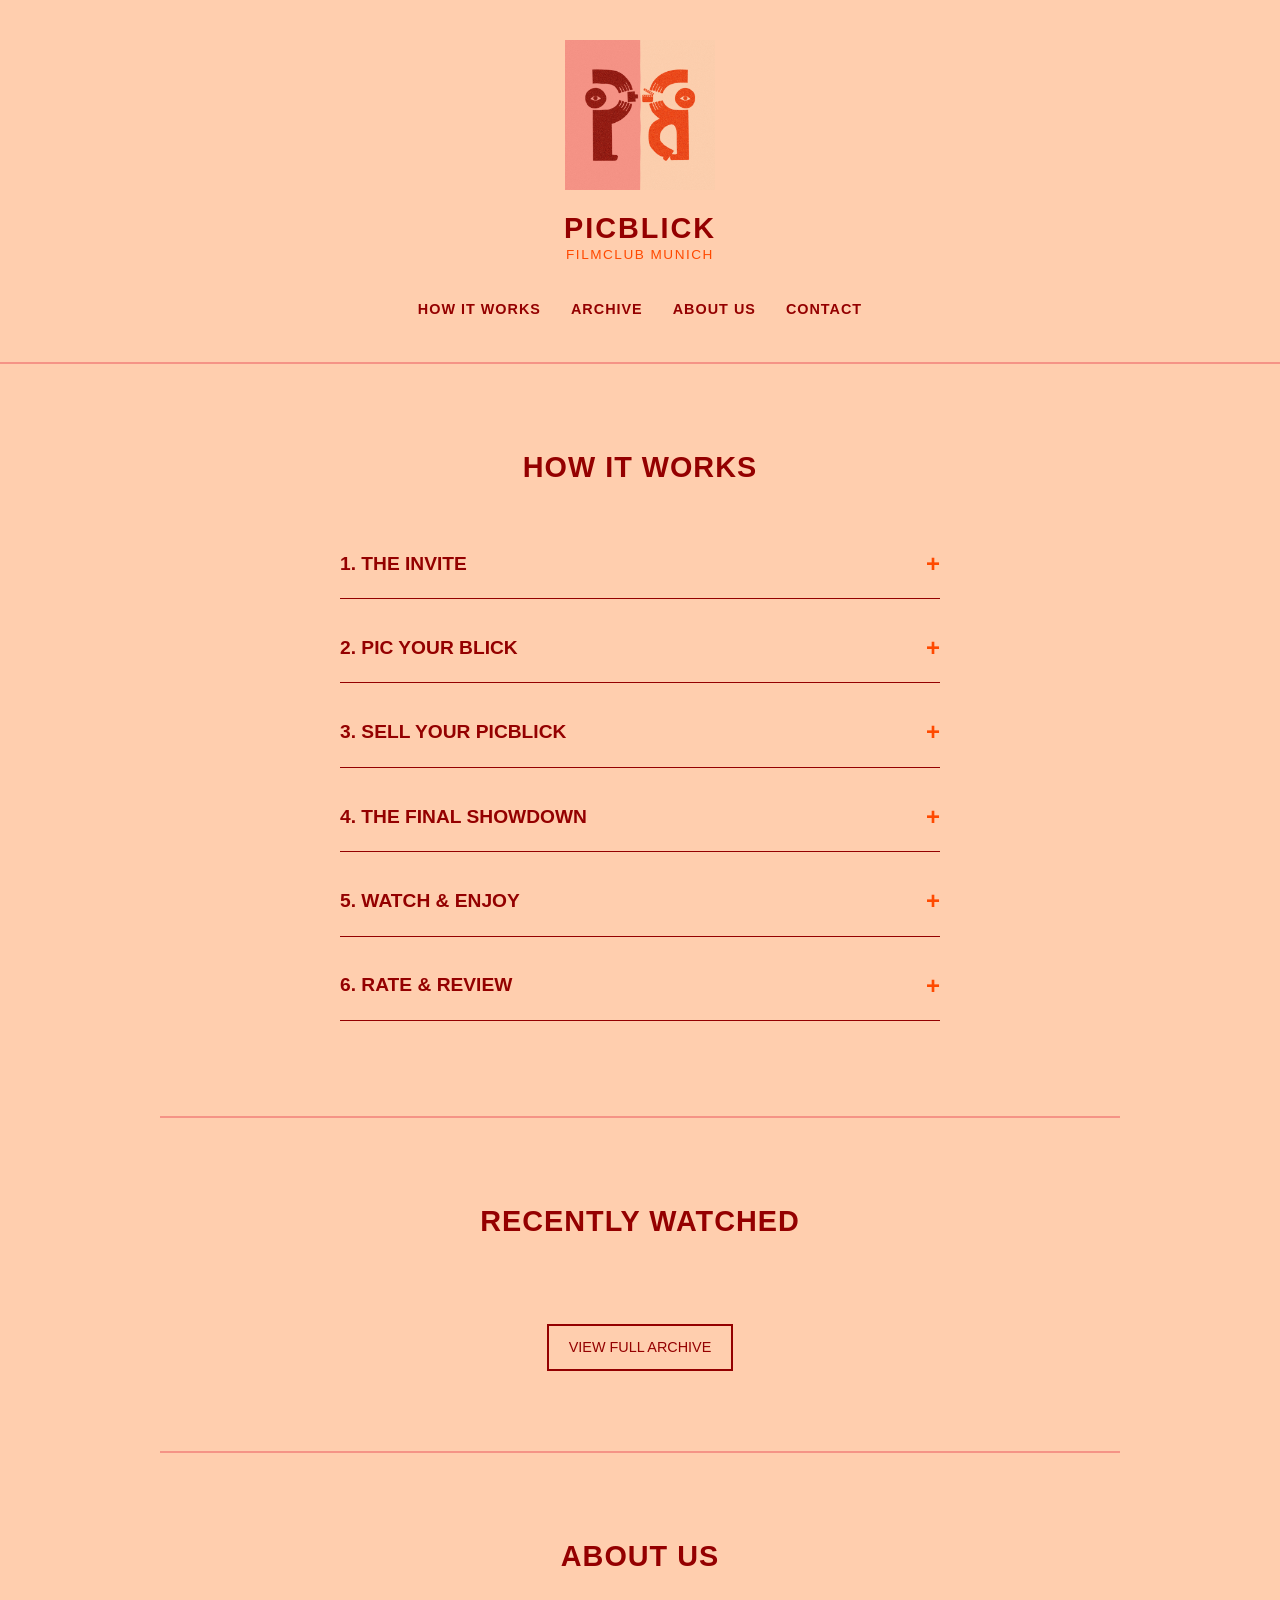
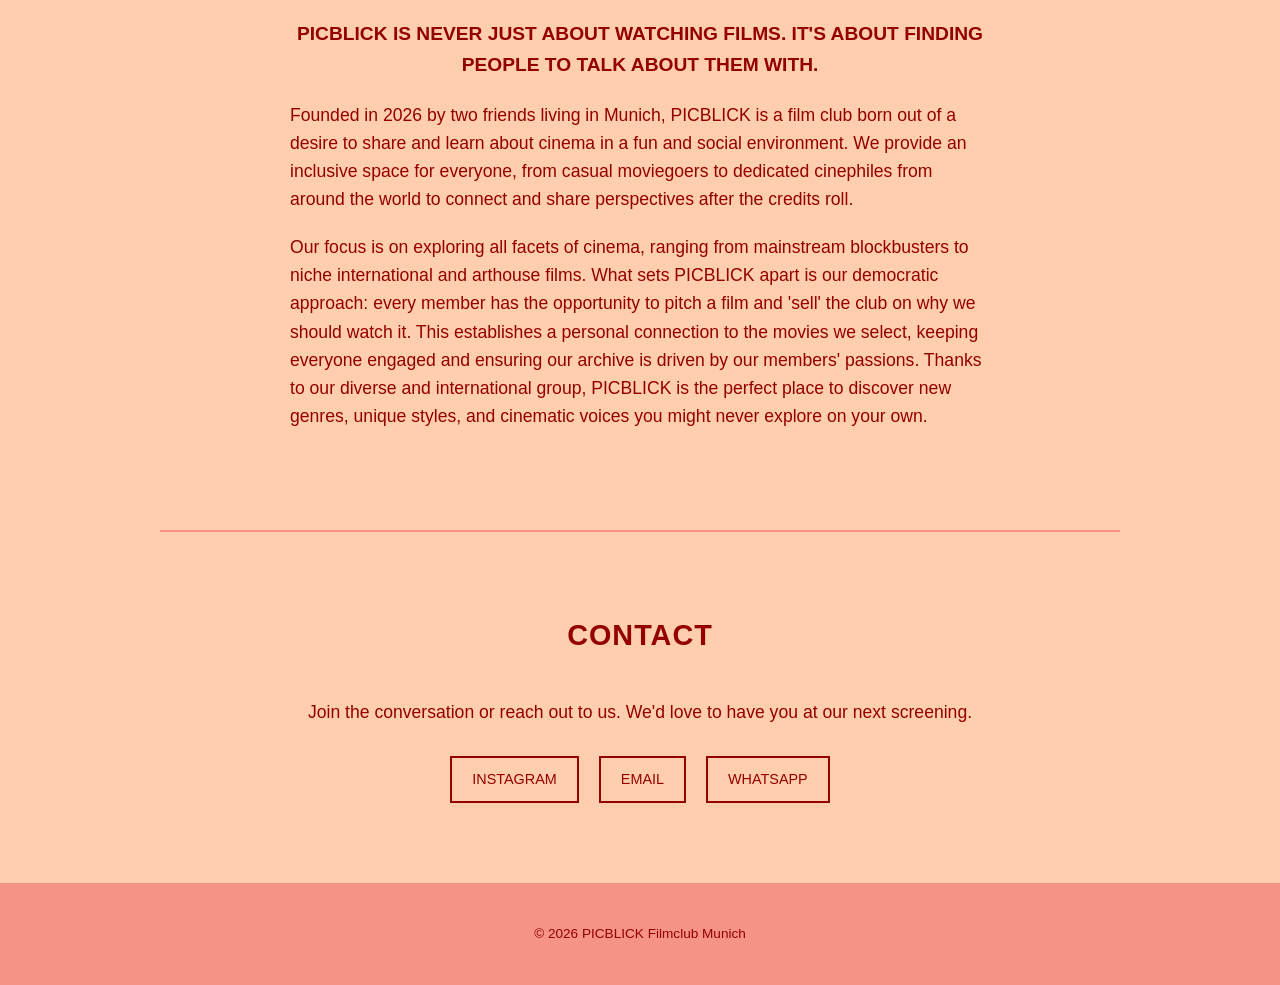
<file: index.html>
<!DOCTYPE html>
<html lang="en">
<head>
    <meta charset="UTF-8">
    <meta name="viewport" content="width=device-width, initial-scale=1.0">
    <title>PICBLICK Filmclub</title>
    <link rel="icon" href="logo.jpg">
    <link rel="stylesheet" href="style.css">
</head>
<body>

    <header>
        <nav>
            <div class="logo-container">
                <img src="logo.jpg" alt="PICBLICK Logo" class="logo">
                <div class="site-title">
                    <h1>PICBLICK</h1>
                    <h2>FILMCLUB MUNICH</h2>
                </div>
            </div>
            <ul class="nav-links">
                <li><a href="#how-it-works">How It Works</a></li>
                <li><a href="#filmarchive">Archive</a></li>
                <li><a href="#about">About Us</a></li>
                <li><a href="#contact">Contact</a></li>
            </ul>
        </nav>
    </header>

    <main>
        <section id="how-it-works" class="section">
            <h2>How It Works</h2>
            <div class="steps-container">
                
                <details class="step">
                    <summary>1. The Invite</summary>
                    <p>Join our <a href="https://chat.whatsapp.com/KHkDDBHktFyG7kbbGas5IM?mode=gi_t" target="_blank">WhatsApp group</a> to get notified about upcoming film days and stay in the loop.</p>
                </details>

                <details class="step">
                    <summary>2. Pic your Blick</summary>
                    <p>A week before we meet, submit one of your favs or a film you really want to watch. 1 entry max per person and 10 movies total, so be fast to submit! We'll handle the logistics of renting or finding the stream.</p>
                </details>

                <details class="step">
                    <summary>3. Sell Your Picblick</summary>
                    <p>On event day, everyone who submitted a film gets exactly one minute to pitch the club on why their movie deserves the screen.</p>
                </details>

                <details class="step">
                    <summary>4. The Final Showdown</summary>
                    <p>We vote the list down to the top 2 films. The final two members go head-to-head with one last 1-minute pitch to secure the win.</p>
                </details>

                <details class="step">
                    <summary>5. Watch & Enjoy</summary>
                    <p>The winning film is crowned, the lights go down, and the movie starts.</p>
                </details>

                <details class="step">
                    <summary>6. Rate & Review</summary>
                    <p>After the credits roll, we discuss the film as a group and assign it a final, official PICBLICK cumulative rating to enter into the archive.</p>
                </details>

            </div>
        </section>

       <section id="filmarchive" class="section">
            <h2>Recently Watched</h2>
            
            <div class="grid-container" id="movie-grid">
                </div>

            <div class="center-text" style="margin-top: 40px;">
                <div class="contact-links">
                    <a href="archive.html">View Full Archive</a>
                </div>
            </div>
        </section>

        <section id="about" class="section">
            <h2>About Us</h2>
            <div class="text-content">
                <p class="intro-bold"> PICBLICK is never just about watching films. It's about finding people to talk about them with. </p>
                <p>Founded in 2026 by two friends living in Munich, PICBLICK is a film club born out of a desire to share and learn about cinema in a fun and social environment. We provide an inclusive space for everyone, from casual moviegoers to dedicated cinephiles from around the world to connect and share perspectives after the credits roll. </p>
                <p>Our focus is on exploring all facets of cinema, ranging from mainstream blockbusters to niche international and arthouse films. What sets PICBLICK apart is our democratic approach: every member has the opportunity to pitch a film and 'sell' the club on why we should watch it. This establishes a personal connection to the movies we select, keeping everyone engaged and ensuring our archive is driven by our members' passions. Thanks to our diverse and international group, PICBLICK is the perfect place to discover new genres, unique styles, and cinematic voices you might never explore on your own.</p>
            </div>
        </section>

        <section id="contact" class="section">
            <h2>Contact</h2>
            <div class="text-content center-text">
                <p>Join the conversation or reach out to us. We'd love to have you at our next screening.</p>
                <div class="contact-links">
                    <a href="https://instagram.com/picblickfilmclub" target="_blank">Instagram</a>
                    <a href="mailto:picblickfilmclub@gmail.com">Email</a>
                    <a href="https://chat.whatsapp.com/KHkDDBHktFyG7kbbGas5IM?mode=gi_t" target="_blank">WhatsApp</a>
                </div>
            </div>
        </section>
    </main>
    </main>

    <footer>
        <p>&copy; 2026 PICBLICK Filmclub Munich</p>
    </footer>

    <script>
        // --- PUT YOUR TMDB API KEY HERE ---
        const TMDB_API_KEY = 'd668617bc36509c65b03d5f395f1cf01';

        // --- ADD YOUR MOVIES HERE ---
        const movieArchive = [
            { title: "Drive", year: "2012", rating: "3.28/5", event: "", date: "26.08.2024" },
            { title: "Taste of Cherry", year: "1997", rating: "3.27/5", event: "", date: "16.11.2024" },
            { title: "Fargo", year: "1996", rating: "3.68/5", event: "Winter Special", date: "09.12.2024" }, 
            { title: "The Motorcycle Diaries", year: "2004", rating: "4.75/5", event: "Vacation/Trip Special", date: "09.03.2025" },
            { title: "Companion", year: "2025", rating: "3.00/5", event: "Horror Special", date: "11.04.2025" },
            { title: "Taipei Story", year: "1985", rating: "3.57/5", event: "", date: "20.09.2025" }
        ];

        let loadedMovies = []; 
        const grid = document.getElementById('movie-grid');

        function parseDate(dateStr) {
            const [day, month, year] = dateStr.split('.');
            return new Date(`${year}-${month}-${day}`).getTime();
        }

        async function fetchMoviesData() {
            for (const movie of movieArchive) {
                try {
                    const response = await fetch(`https://api.themoviedb.org/3/search/movie?api_key=${TMDB_API_KEY}&query=${encodeURIComponent(movie.title)}&year=${movie.year}`);
                    const data = await response.json();
                    
                    let posterUrl = 'placeholder.jpg';
                    if (data.results && data.results.length > 0 && data.results[0].poster_path) {
                        posterUrl = `https://image.tmdb.org/t/p/original${data.results[0].poster_path}`;
                    }

                    loadedMovies.push({ ...movie, posterUrl });
                } catch (error) {
                    console.error('Error fetching data for', movie.title, error);
                }
            }
            
            // Automatically sort by newest date
            loadedMovies.sort((a, b) => parseDate(b.date) - parseDate(a.date));
            
            // Slice the array to only keep the first 3 movies
            const top3Movies = loadedMovies.slice(0, 3);
            renderGrid(top3Movies);
        }

        function renderGrid(moviesToRender) {
            grid.innerHTML = ''; 
            
            moviesToRender.forEach(movie => {
                let dateAndEventHTML = `<p class="movie-date">${movie.date}</p>`;
                if (movie.event) {
                    dateAndEventHTML = `<p class="movie-date"><span class="event-title">${movie.event}</span> &mdash; ${movie.date}</p>`;
                }

                const movieHTML = `
                    <div class="movie-item">
                        <img src="${movie.posterUrl}" alt="${movie.title} Poster" class="poster">
                        <h3>${movie.title}</h3>
                        <div class="rating">${movie.rating}</div>
                        ${dateAndEventHTML}
                    </div>
                `;
                grid.insertAdjacentHTML('beforeend', movieHTML);
            });
        }

        fetchMoviesData();
    </script>
</body>
</html>
</file>
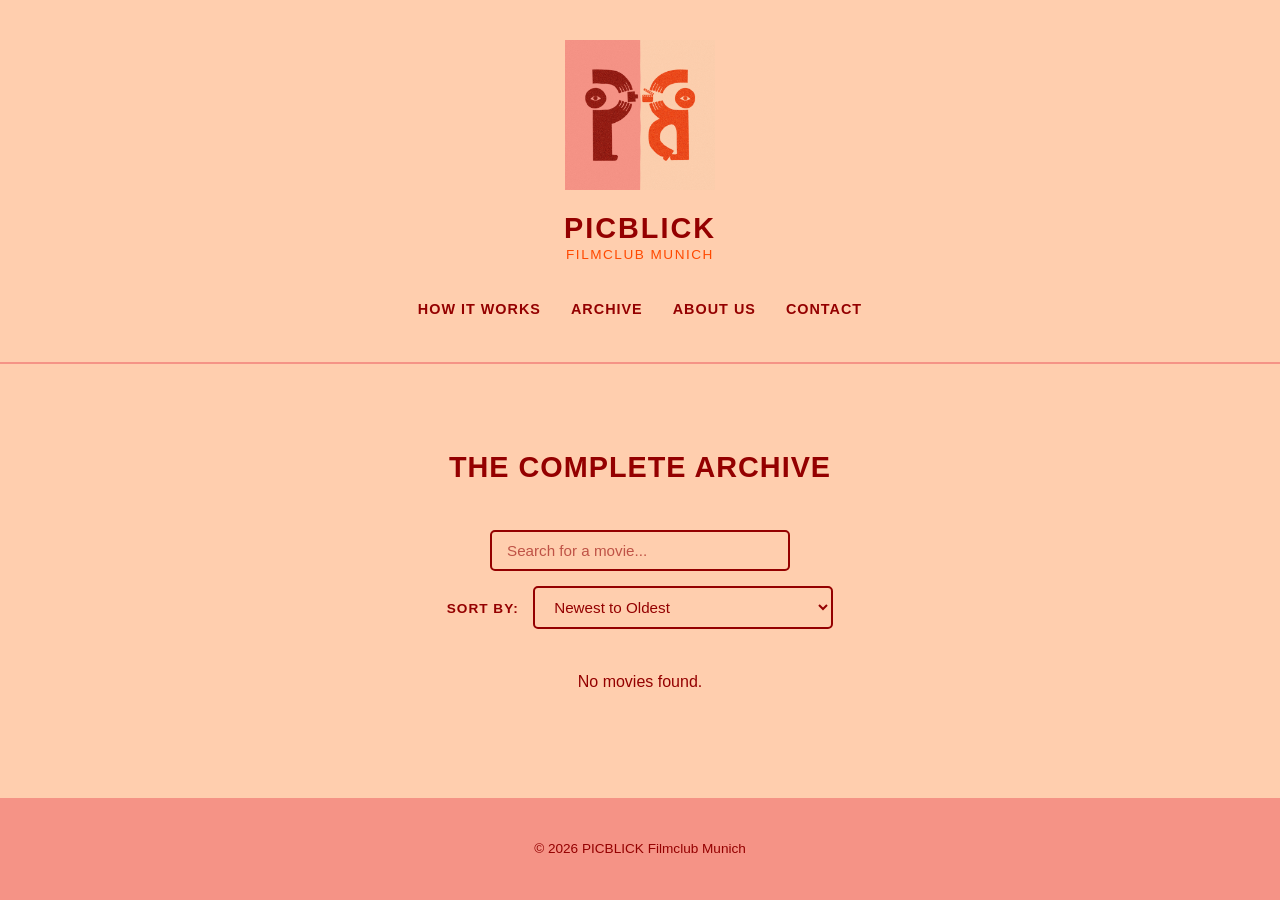
<file: archive.html>
<!DOCTYPE html>
<html lang="en">
<head>
    <meta charset="UTF-8">
    <meta name="viewport" content="width=device-width, initial-scale=1.0">
    <title>Archive - PICBLICK Filmclub</title>
    <link rel="stylesheet" href="style.css">
    <link rel="icon" href="logo.jpg">
</head>
<body>

    <header>
        <nav>
            <div class="logo-container">
                <a href="index.html">
                    <img src="logo.jpg" alt="PICBLICK Logo" class="logo">
                </a>
                <div class="site-title">
                    <h1>PICBLICK</h1>
                    <h2>FILMCLUB MUNICH</h2>
                </div>
            </div>
            <ul class="nav-links">
                <li><a href="index.html#how-it-works">How It Works</a></li>
                <li><a href="archive.html">Archive</a></li>
                <li><a href="index.html#about">About Us</a></li>
                <li><a href="index.html#contact">Contact</a></li>
            </ul>
        </nav>
    </header>

    <main>
        <section id="full-archive" class="section">
            <h2>The Complete Archive</h2>
            
            <div class="controls" style="display: flex; flex-direction: column; align-items: center; gap: 15px; margin-bottom: 40px;">
                
                <div>
                    <input type="text" id="search-input" placeholder="Search for a movie...">
                </div>

                <div>
                    <label for="sort-select">Sort by:</label>
                    <select id="sort-select">
                        <option value="date-desc">Newest to Oldest</option>
                        <option value="date-asc">Oldest to Newest</option>
                        <option value="rating-desc">Highest Rated</option>
                        <option value="rating-asc">Lowest Rated</option>
                    </select>
                </div>
            </div>

            <div class="grid-container" id="movie-grid">
                </div>
        </section>
    </main>

    <footer>
        <p><p>&copy; 2026 PICBLICK Filmclub Munich</p></p>
    </footer>

    <script>
        // --- PUT YOUR TMDB API KEY HERE ---
        const TMDB_API_KEY = 'd668617bc36509c65b03d5f395f1cf01';

        // --- YOU MUST UPDATE THIS LIST WHENEVER YOU WATCH A NEW MOVIE ---
        const movieArchive = [
            { title: "Drive", year: "2012", rating: "3.28/5", event: "", date: "26.08.2024" },
            { title: "Taste of Cherry", year: "1997", rating: "3.27/5", event: "", date: "16.11.2024" },
            { title: "Fargo", year: "1996", rating: "3.68/5", event: "Winter Special", date: "09.12.2024" }, 
            { title: "The Motorcycle Diaries", year: "2004", rating: "4.75/5", event: "Vacation/Trip Special", date: "09.03.2025" },
            { title: "Companion", year: "2025", rating: "3.00/5", event: "Horror Special", date: "11.04.2025" },
            { title: "Taipei Story", year: "1985", rating: "3.57/5", event: "", date: "20.09.2025" }
        ];

        let loadedMovies = []; 
        
        const grid = document.getElementById('movie-grid');
        const sortSelect = document.getElementById('sort-select');
        const searchInput = document.getElementById('search-input');

        function parseDate(dateStr) {
            const [day, month, year] = dateStr.split('.');
            return new Date(`${year}-${month}-${day}`).getTime();
        }

        function parseRating(ratingStr) {
            return parseFloat(ratingStr.split('/')[0]);
        }

        async function fetchMoviesData() {
            for (const movie of movieArchive) {
                try {
                    const response = await fetch(`https://api.themoviedb.org/3/search/movie?api_key=${TMDB_API_KEY}&query=${encodeURIComponent(movie.title)}&year=${movie.year}`);
                    const data = await response.json();
                    
                    let posterUrl = 'placeholder.jpg';
                    if (data.results && data.results.length > 0 && data.results[0].poster_path) {
                        posterUrl = `https://image.tmdb.org/t/p/original${data.results[0].poster_path}`;
                    }

                    loadedMovies.push({ ...movie, posterUrl });
                } catch (error) {
                    console.error('Error fetching data for', movie.title, error);
                }
            }
            
            filterAndSort();
        }

        // New function to handle both Searching and Sorting at the same time
        function filterAndSort() {
            const sortType = sortSelect.value;
            const searchTerm = searchInput.value.toLowerCase();
            
            // 1. Filter by search term
            let displayedMovies = loadedMovies.filter(movie => 
                movie.title.toLowerCase().includes(searchTerm) || 
                (movie.event && movie.event.toLowerCase().includes(searchTerm))
            );

            // 2. Sort the filtered results
            displayedMovies.sort((a, b) => {
                if (sortType === 'date-desc') return parseDate(b.date) - parseDate(a.date);
                if (sortType === 'date-asc') return parseDate(a.date) - parseDate(b.date);
                if (sortType === 'rating-desc') return parseRating(b.rating) - parseRating(a.rating);
                if (sortType === 'rating-asc') return parseRating(a.rating) - parseRating(b.rating);
                return 0;
            });

            renderGrid(displayedMovies);
        }

        function renderGrid(moviesToRender) {
            grid.innerHTML = ''; 
            
            if (moviesToRender.length === 0) {
                grid.innerHTML = '<p style="grid-column: 1 / -1; text-align: center;">No movies found.</p>';
                return;
            }

            moviesToRender.forEach(movie => {
                let dateAndEventHTML = `<p class="movie-date">${movie.date}</p>`;
                if (movie.event) {
                    dateAndEventHTML = `<p class="movie-date"><span class="event-title">${movie.event}</span> &mdash; ${movie.date}</p>`;
                }

                const movieHTML = `
                    <div class="movie-item">
                        <img src="${movie.posterUrl}" alt="${movie.title} Poster" class="poster">
                        <h3>${movie.title}</h3>
                        <div class="rating">${movie.rating}</div>
                        ${dateAndEventHTML}
                    </div>
                `;
                grid.insertAdjacentHTML('beforeend', movieHTML);
            });
        }

        // Event Listeners for search typing and dropdown changing
        sortSelect.addEventListener('change', filterAndSort);
        searchInput.addEventListener('keyup', filterAndSort);

        fetchMoviesData();
    </script>
</body>
</html>
</file>
<file: style.css>
/* GLOBAL STYLES */
* {
    margin: 0;
    padding: 0;
    box-sizing: border-box;
}

html {
    scroll-behavior: smooth;
    overflow-x: hidden;
}

body {
    font-family: "Helvetica Neue", Helvetica, Arial, sans-serif;
    background-color: #FFCEAE; /* Main Tan Background */
    color: #940000; /* Dark Red Text */
    line-height: 1.6;
    -webkit-font-smoothing: antialiased;
    overflow-x: hidden;
    width: 100%;

    /* NEW: Sticky Footer Flexbox setup */
    display: flex;
    flex-direction: column;
    min-height: 100vh; /* Forces the body to be at least 100% of the viewport height */
}

footer p {
    margin: 0;
}

/* NAVIGATION & HEADER */
header {
    border-bottom: 2px solid #F59386; /* Light Red Divider */
    padding: 40px 20px;
}

nav {
    display: flex;
    flex-direction: column;
    align-items: center;
}

.logo-container {
    text-align: center;
    margin-bottom: 30px;
}

.logo {
    width: 150px;
    margin-bottom: 15px;
}

.site-title h1 {
    font-size: 1.8rem;
    font-weight: 700;
    letter-spacing: 2px;
    line-height: 1.1;
    color: #940000;
}

.site-title h2 {
    font-size: 0.85rem;
    font-weight: 500;
    letter-spacing: 1.5px;
    margin-bottom: 0; 
    border: none;
    padding: 0;
    color: #FF4900; /* Orange Subtitle */
}

.nav-links {
    list-style: none;
    display: flex;
    gap: 30px;
}

.nav-links a {
    text-decoration: none;
    color: #940000;
    font-weight: bold;
    font-size: 0.9rem;
    text-transform: uppercase;
    letter-spacing: 1px;
    transition: color 0.3s ease;
}

.nav-links a:hover {
    color: #FF4900; /* Orange Hover */
}

/* LAYOUT & SECTIONS */
main {
    max-width: 1000px;
    margin: 0 auto;
    padding: 0 20px;
    width: 100%;
    flex: 1;
}

.section {
    padding: 80px 0;
    border-bottom: 2px solid #F59386; /* Light Red Divider */
}

.section:last-of-type {
    border-bottom: none;
}

/* SECTION HEADERS */
h2 {
    font-family: "Helvetica Neue", Helvetica, Arial, sans-serif;
    font-size: 1.8rem;
    font-weight: 700;
    text-transform: uppercase;
    letter-spacing: 1px;
    text-align: center;
    margin-bottom: 40px;
    color: #940000;
}

.text-content {
    max-width: 700px;
    margin: 0 auto;
    font-size: 1.1rem;
}

.text-content p {
    margin-bottom: 20px;
}

.intro-bold {
    font-weight: bold;
    text-transform: uppercase;
    font-size: 1.2rem;
    text-align: center;
}

.center-text {
    text-align: center;
}

/* FILMARCHIVE GRID */
.grid-container {
    display: grid;
    grid-template-columns: repeat(auto-fill, minmax(250px, 1fr));
    gap: 40px;
}

.movie-item {
    text-align: center;
}

.poster {
    width: 100%;
    aspect-ratio: 2 / 3; /* Forces standard movie poster dimensions */
    object-fit: cover;   /* Crops the image to fit the ratio perfectly */
    margin-bottom: 15px;
    background-color: #f5f5f5; /* Light grey placeholder while loading */
}

.movie-item h3 {
    font-size: 1.1rem;
    font-weight: bold;
    margin-bottom: 5px;
}

/* SORTING & SEARCH CONTROLS */
.controls {
    text-align: center;
    margin-bottom: 40px;
    display: flex;
    flex-direction: column;
    align-items: center;
    gap: 15px;
}

.controls label {
    font-size: 0.85rem;
    text-transform: uppercase;
    letter-spacing: 1px;
    margin-right: 10px;
    font-weight: bold;
    color: #940000;
}

.controls select,
.controls input {
    padding: 10px 15px;
    font-family: inherit;
    font-size: 0.95rem;
    border: 2px solid #940000;
    background-color: transparent; /* Lets the tan background show through */
    color: #940000;
    outline: none;
    border-radius: 5px;
    transition: all 0.3s ease;
    width: 300px;
    max-width: 100%; /* Keeps it responsive on mobile screens */
}

/* Make the placeholder text slightly lighter red */
.controls input::placeholder {
    color: rgba(148, 0, 0, 0.6);
}

/* Hover and Focus effects */
.controls select:hover,
.controls input:focus {
    background-color: #940000;
    color: #FFCEAE;
}

.controls select:hover option {
    background-color: #FFCEAE;
    color: #940000;
}

/* RATING BADGE */
.rating {
    display: inline-block;
    background-color: #940000; /* Dark Red Pill */
    color: #FFCEAE; /* Tan Text */
    padding: 4px 12px;
    font-size: 0.85rem;
    font-weight: bold;
    border-radius: 20px; 
    margin: 10px 0;
    letter-spacing: 1px;
}

/* CONTACT LINKS */
.contact-links {
    display: flex;
    justify-content: center;
    gap: 20px;
    margin-top: 30px;
}

.contact-links a {
    text-decoration: none;
    color: #940000;
    border: 2px solid #940000;
    padding: 10px 20px;
    font-size: 0.9rem;
    text-weight: bold;
    text-transform: uppercase;
    transition: all 0.3s ease;
}

.contact-links a:hover {
    background-color: #940000;
    color: #FFCEAE;
}

.disabled-link {
    color: #F59386 !important;
    border-color: #F59386 !important;
    cursor: default;
}

.disabled-link:hover {
    background-color: transparent !important;
    color: #F59386 !important;
}

/* FOOTER */
footer {
    text-align: center;
    padding: 40px 20px;
    font-size: 0.85rem;
    color: #940000;
    background-color: #F59386; /* Light Red Footer Block */
}

/* HOW IT WORKS ACCORDION */
.steps-container {
    max-width: 600px;
    margin: 0 auto;
}

.step {
    margin-bottom: 15px;
    border-bottom: 1px solid #940000;
}

.step summary {
    font-size: 1.2rem;
    font-weight: bold;
    cursor: pointer;
    padding: 15px 0;
    list-style: none; /* Removes the default arrow */
    display: flex;
    justify-content: space-between;
    align-items: center;
    text-transform: uppercase;
    transition: color 0.3s ease;
}

.step summary:hover {
    color: #FF4900;
}

.step summary::after {
    content: '+';
    font-size: 1.5rem;
    color: #FF4900;
}

.step[open] summary::after {
    content: '-';
}

.step p {
    padding-bottom: 20px;
    font-size: 1rem;
    line-height: 1.5;
    opacity: 0.9;
}

/* Styles the WhatsApp link inside the steps */
.step p a {
    color: #940000;
    font-weight: bold;
    text-decoration: underline;
    transition: color 0.3s ease;
}

.step p a:hover {
    color: #FF4900;
}
</file>
